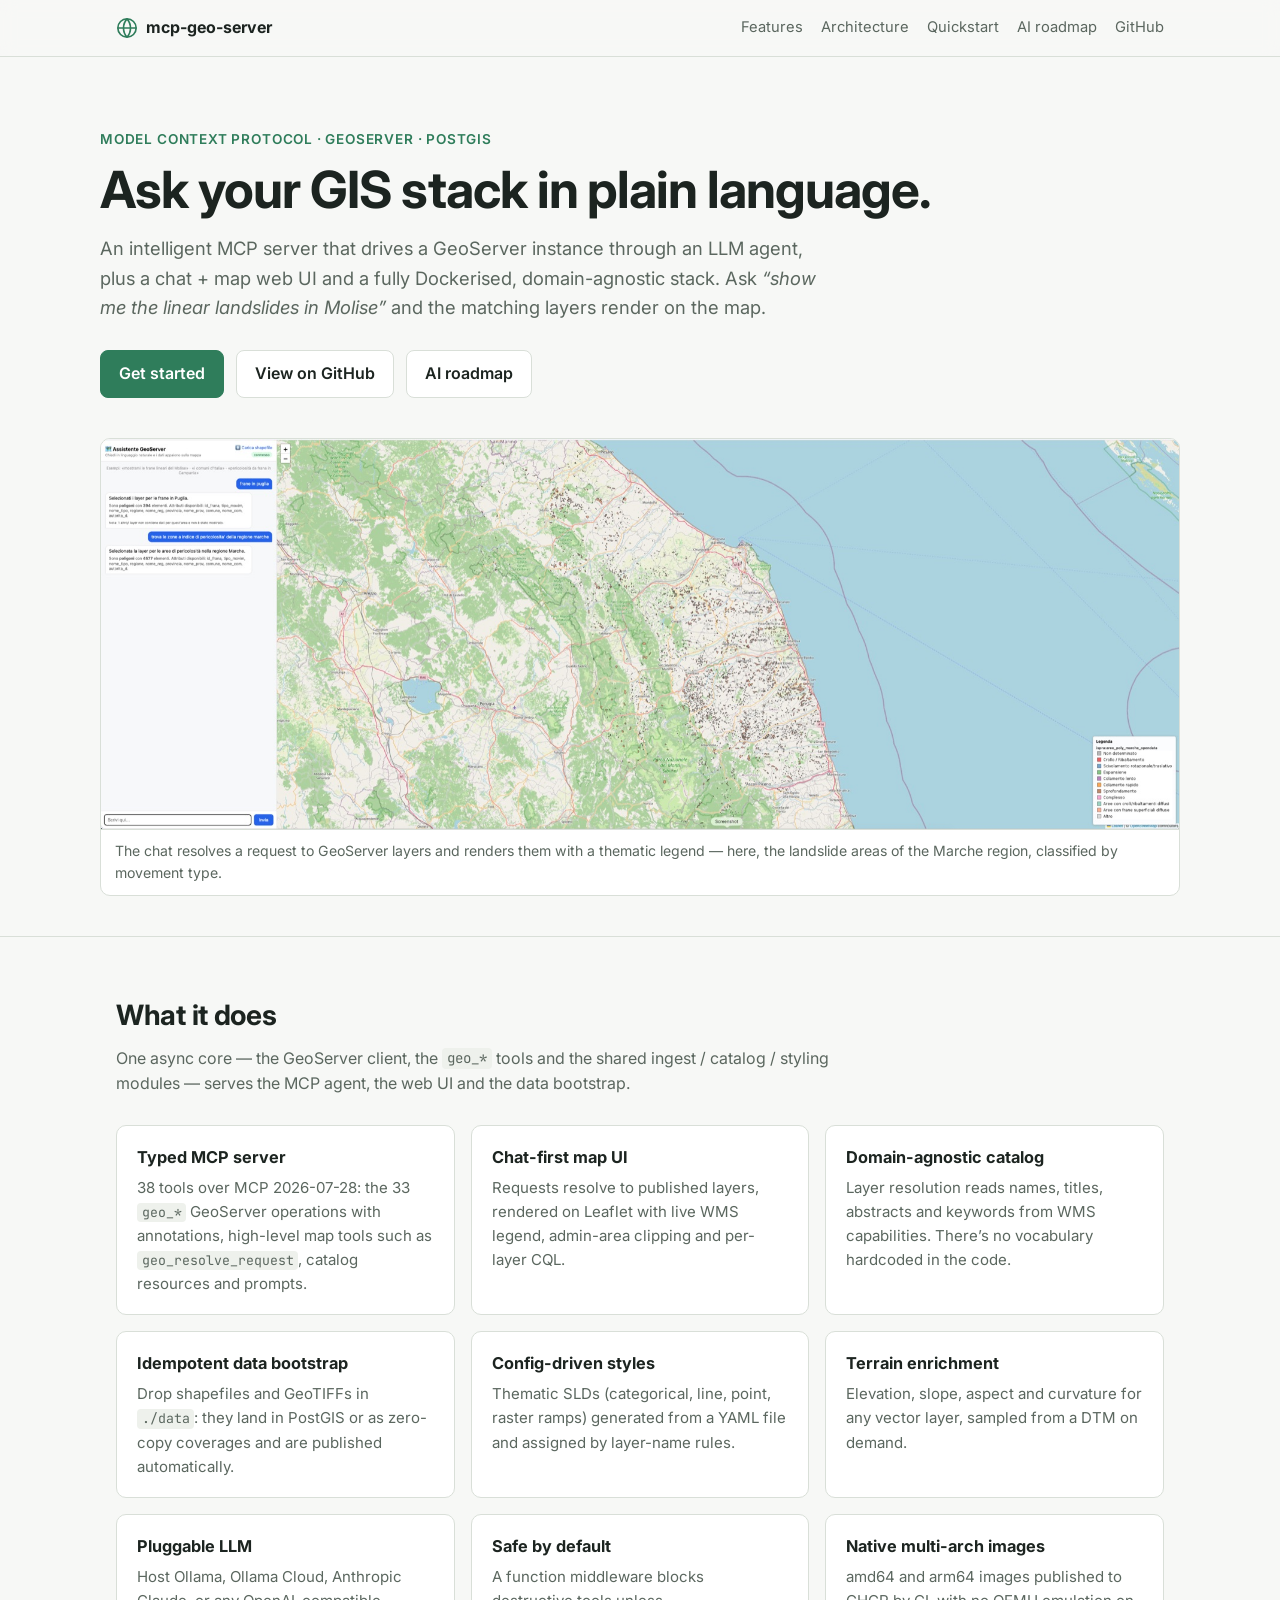
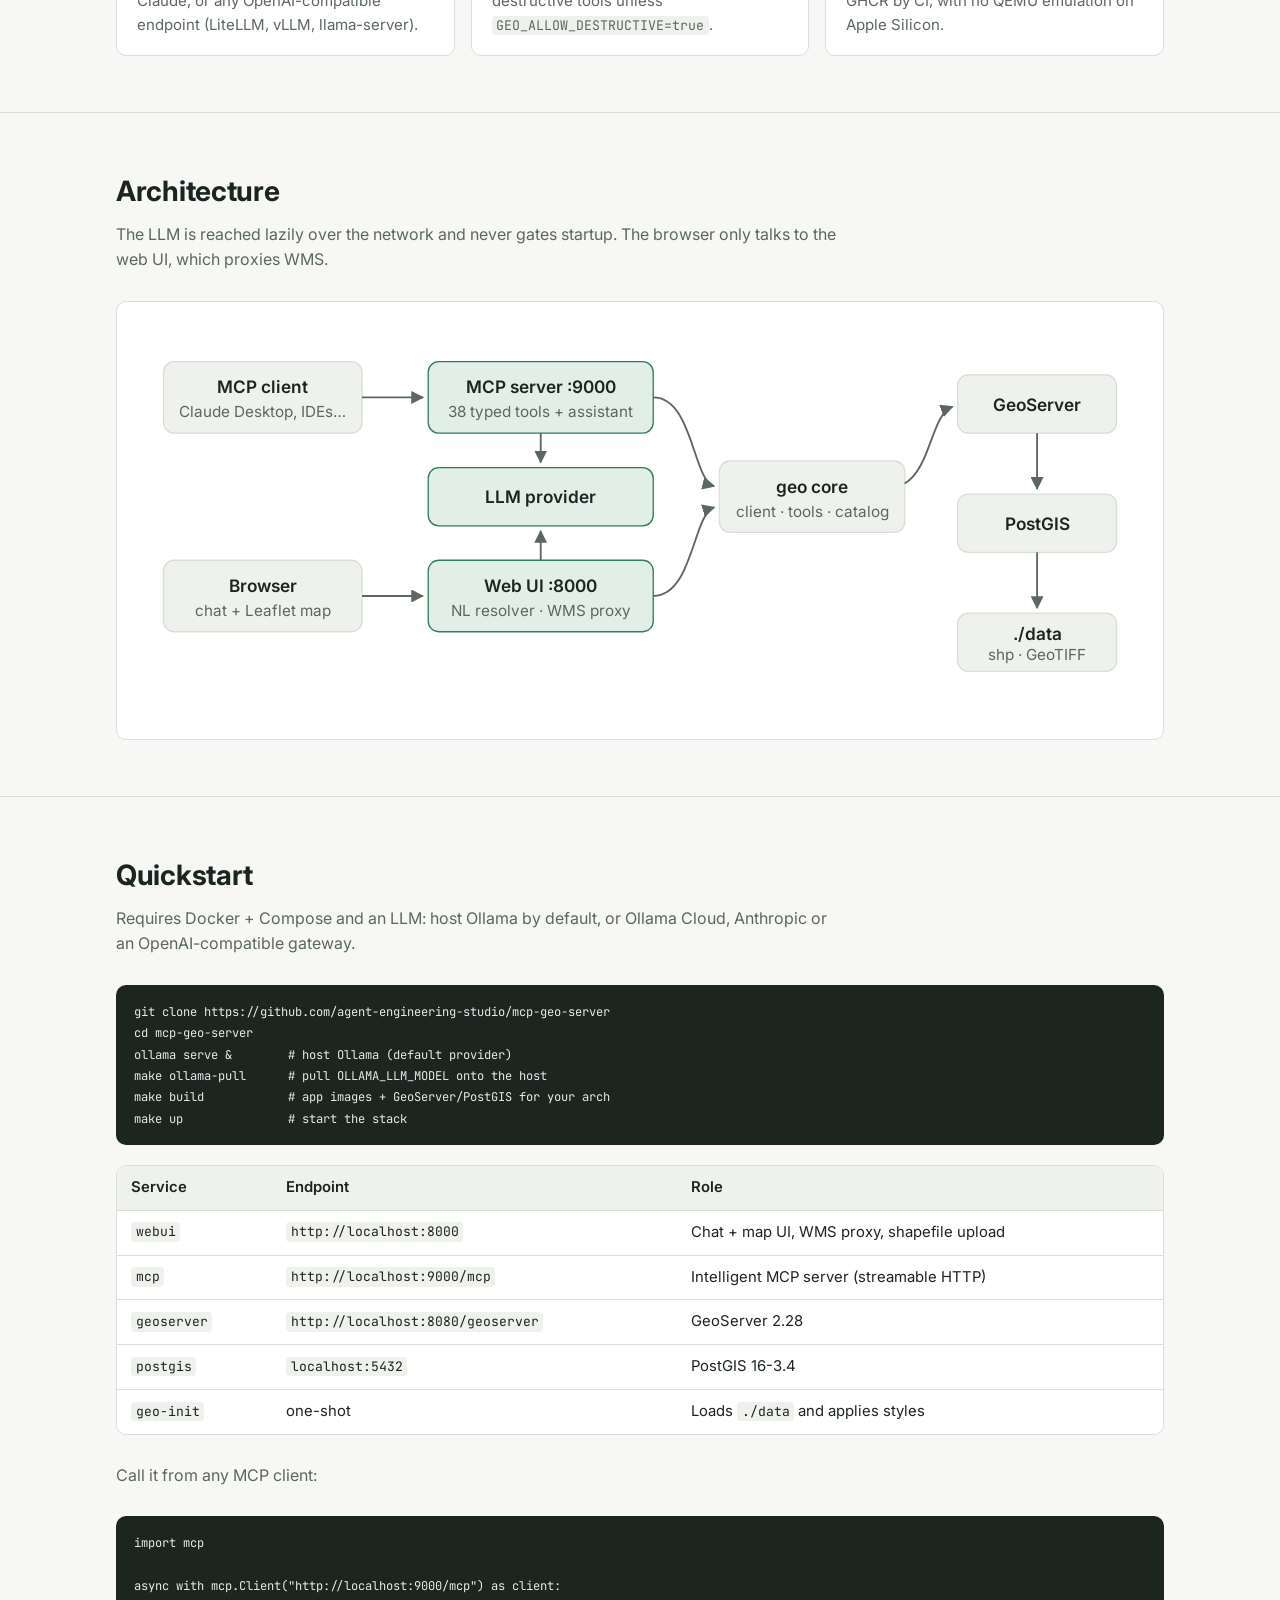
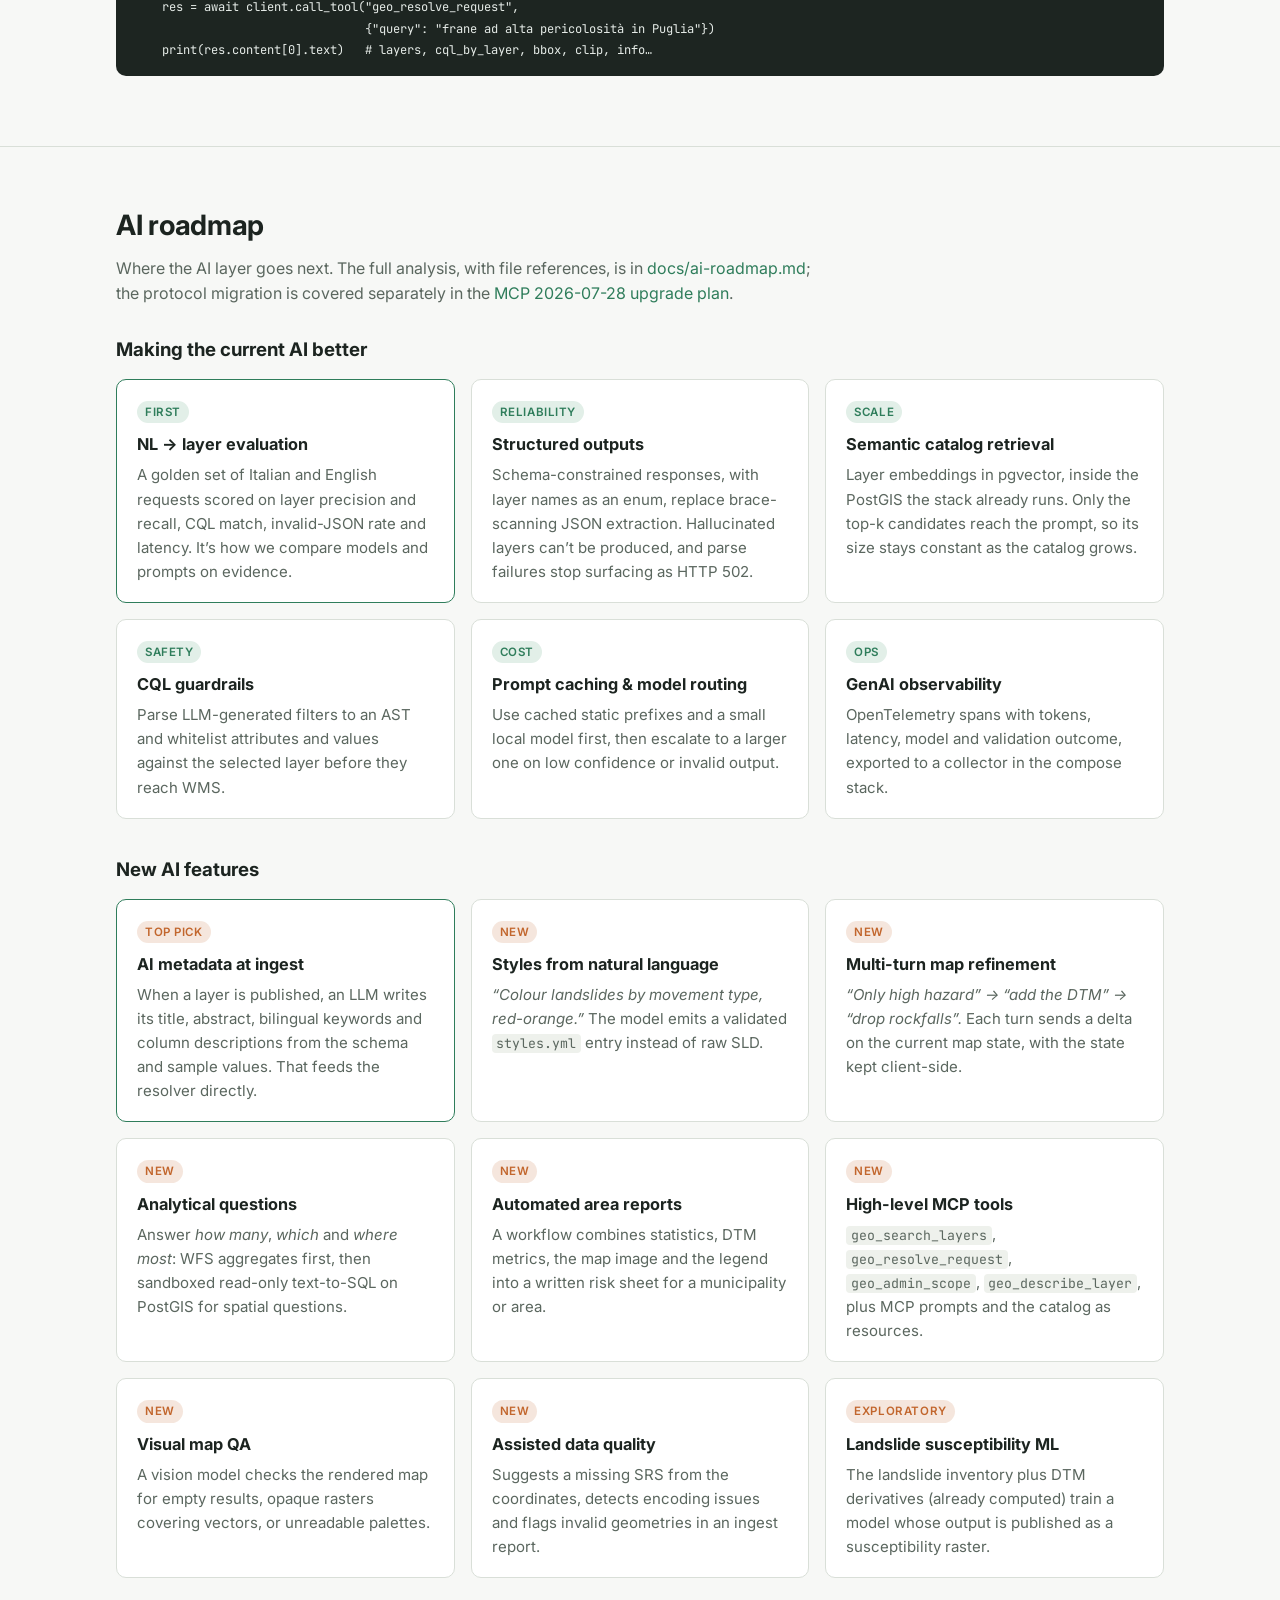
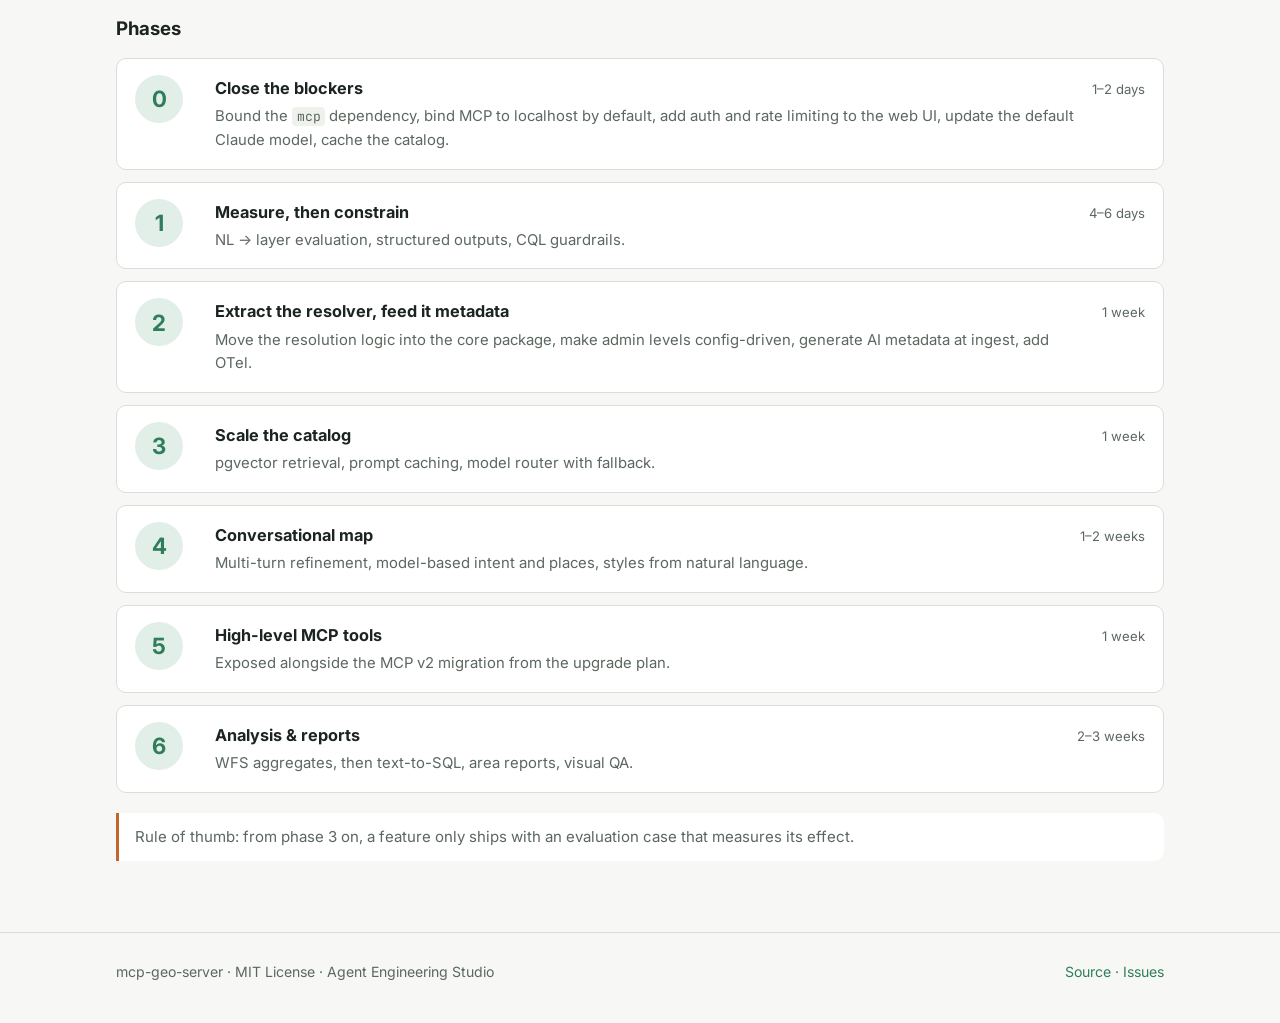
<file: site/index.html>
<!doctype html>
<html lang="en">
<head>
  <meta charset="utf-8">
  <meta name="viewport" content="width=device-width, initial-scale=1">
  <title>mcp-geo-server</title>
  <meta name="description" content="An intelligent MCP server that drives GeoServer in natural language, with a chat + map web UI and a Dockerised, domain-agnostic GIS stack.">
  <meta property="og:title" content="mcp-geo-server">
  <meta property="og:description" content="Drive GeoServer in natural language over MCP — chat, map, PostGIS, thematic styles.">
  <meta property="og:image" content="assets/screenshot-chat-map.jpg">
  <link rel="icon" href="data:image/svg+xml,%3Csvg xmlns='http://www.w3.org/2000/svg' viewBox='0 0 24 24'%3E%3Ccircle cx='12' cy='12' r='10' fill='%232f7d5b'/%3E%3Cpath d='M2 12h20M12 2a15 15 0 0 1 0 20M12 2a15 15 0 0 0 0 20' stroke='white' stroke-width='1.6' fill='none'/%3E%3C/svg%3E">
  <link rel="preconnect" href="https://fonts.googleapis.com">
  <link rel="preconnect" href="https://fonts.gstatic.com" crossorigin>
  <link href="https://fonts.googleapis.com/css2?family=Inter:wght@400;600;700&family=JetBrains+Mono:wght@400&display=swap" rel="stylesheet">
  <link rel="stylesheet" href="style.css">
</head>
<body>

<header class="top">
  <div class="wrap">
    <a class="brand" href="#">
      <svg width="22" height="22" viewBox="0 0 24 24" fill="none" stroke="currentColor" stroke-width="1.8" aria-hidden="true"><circle cx="12" cy="12" r="10"/><path d="M2 12h20M12 2a15 15 0 0 1 0 20M12 2a15 15 0 0 0 0 20"/></svg>
      mcp-geo-server
    </a>
    <nav class="links">
      <a class="opt" href="#features">Features</a>
      <a class="opt" href="#architecture">Architecture</a>
      <a href="#quickstart">Quickstart</a>
      <a href="#ai-roadmap">AI roadmap</a>
      <a href="https://github.com/agent-engineering-studio/mcp-geo-server">GitHub</a>
    </nav>
  </div>
</header>

<main>
  <div class="wrap hero">
    <div class="eyebrow">Model Context Protocol · GeoServer · PostGIS</div>
    <h1>Ask your GIS stack in plain language.</h1>
    <p class="lead">
      An intelligent MCP server that drives a GeoServer instance through an LLM agent,
      plus a chat + map web UI and a fully Dockerised, domain-agnostic stack.
      Ask <em>“show me the linear landslides in Molise”</em> and the matching layers render on the map.
    </p>
    <div class="cta">
      <a class="btn primary" href="#quickstart">Get started</a>
      <a class="btn" href="https://github.com/agent-engineering-studio/mcp-geo-server">View on GitHub</a>
      <a class="btn" href="#ai-roadmap">AI roadmap</a>
    </div>

    <figure class="shot">
      <img src="assets/screenshot-chat-map.jpg" alt="Chat on the left resolves a natural-language request to GeoServer layers; the map on the right shows landslide areas of the Marche region with a thematic legend." width="1800" height="651">
      <figcaption>The chat resolves a request to GeoServer layers and renders them with a thematic legend — here, the landslide areas of the Marche region, classified by movement type.</figcaption>
    </figure>
  </div>

  <section id="features">
    <div class="wrap">
      <h2>What it does</h2>
      <p class="sub">One async core — the GeoServer client, the <code>geo_*</code> tools and the shared ingest / catalog / styling modules — serves the MCP agent, the web UI and the data bootstrap.</p>
      <div class="grid">
        <div class="card"><h3>Typed MCP server</h3><p>38 tools over MCP 2026-07-28: the 33 <code>geo_*</code> GeoServer operations with annotations, high-level map tools such as <code>geo_resolve_request</code>, catalog resources and prompts.</p></div>
        <div class="card"><h3>Chat-first map UI</h3><p>Requests resolve to published layers, rendered on Leaflet with live WMS legend, admin-area clipping and per-layer CQL.</p></div>
        <div class="card"><h3>Domain-agnostic catalog</h3><p>Layer resolution reads names, titles, abstracts and keywords from WMS capabilities. There’s no vocabulary hardcoded in the code.</p></div>
        <div class="card"><h3>Idempotent data bootstrap</h3><p>Drop shapefiles and GeoTIFFs in <code>./data</code>: they land in PostGIS or as zero-copy coverages and are published automatically.</p></div>
        <div class="card"><h3>Config-driven styles</h3><p>Thematic SLDs (categorical, line, point, raster ramps) generated from a YAML file and assigned by layer-name rules.</p></div>
        <div class="card"><h3>Terrain enrichment</h3><p>Elevation, slope, aspect and curvature for any vector layer, sampled from a DTM on demand.</p></div>
        <div class="card"><h3>Pluggable LLM</h3><p>Host Ollama, Ollama Cloud, Anthropic Claude, or any OpenAI-compatible endpoint (LiteLLM, vLLM, llama-server).</p></div>
        <div class="card"><h3>Safe by default</h3><p>A function middleware blocks destructive tools unless <code>GEO_ALLOW_DESTRUCTIVE=true</code>.</p></div>
        <div class="card"><h3>Native multi-arch images</h3><p>amd64 and arm64 images published to GHCR by CI, with no QEMU emulation on Apple Silicon.</p></div>
      </div>
    </div>
  </section>

  <section id="architecture">
    <div class="wrap">
      <h2>Architecture</h2>
      <p class="sub">The LLM is reached lazily over the network and never gates startup. The browser only talks to the web UI, which proxies WMS.</p>
      <div class="arch">
        <svg viewBox="0 0 760 300" role="img" aria-label="Architecture: MCP clients call the MCP server agent; the browser calls the web UI resolver; both use the shared geo core, which talks to GeoServer, backed by PostGIS and the data directory. Both AI components call the LLM provider.">
          <defs>
            <marker id="arr" viewBox="0 0 10 10" refX="9" refY="5" markerWidth="7" markerHeight="7" orient="auto-start-reverse"><path d="M0 0L10 5L0 10z"/></marker>
          </defs>
          <!-- clients -->
          <rect class="box" x="20" y="30" width="150" height="54" rx="8"/>
          <text class="lbl" x="95" y="54" text-anchor="middle">MCP client</text>
          <text class="sm" x="95" y="72" text-anchor="middle">Claude Desktop, IDEs…</text>
          <rect class="box" x="20" y="180" width="150" height="54" rx="8"/>
          <text class="lbl" x="95" y="204" text-anchor="middle">Browser</text>
          <text class="sm" x="95" y="222" text-anchor="middle">chat + Leaflet map</text>
          <!-- AI layer -->
          <rect class="box ai" x="220" y="30" width="170" height="54" rx="8"/>
          <text class="lbl" x="305" y="54" text-anchor="middle">MCP server :9000</text>
          <text class="sm" x="305" y="72" text-anchor="middle">38 typed tools + assistant</text>
          <rect class="box ai" x="220" y="180" width="170" height="54" rx="8"/>
          <text class="lbl" x="305" y="204" text-anchor="middle">Web UI :8000</text>
          <text class="sm" x="305" y="222" text-anchor="middle">NL resolver · WMS proxy</text>
          <!-- LLM -->
          <rect class="box ai" x="220" y="110" width="170" height="44" rx="8"/>
          <text class="lbl" x="305" y="137" text-anchor="middle">LLM provider</text>
          <!-- core -->
          <rect class="box" x="440" y="105" width="140" height="54" rx="8"/>
          <text class="lbl" x="510" y="129" text-anchor="middle">geo core</text>
          <text class="sm" x="510" y="147" text-anchor="middle">client · tools · catalog</text>
          <!-- backends -->
          <rect class="box" x="620" y="40" width="120" height="44" rx="8"/>
          <text class="lbl" x="680" y="67" text-anchor="middle">GeoServer</text>
          <rect class="box" x="620" y="130" width="120" height="44" rx="8"/>
          <text class="lbl" x="680" y="157" text-anchor="middle">PostGIS</text>
          <rect class="box" x="620" y="220" width="120" height="44" rx="8"/>
          <text class="lbl" x="680" y="240" text-anchor="middle">./data</text>
          <text class="sm" x="680" y="255" text-anchor="middle">shp · GeoTIFF</text>
          <!-- edges -->
          <path class="ln" d="M170 57H216"/>
          <path class="ln" d="M170 207H216"/>
          <path class="ln" d="M305 84V106"/>
          <path class="ln" d="M305 180V158"/>
          <path class="ln" d="M390 57C420 57 420 120 436 124"/>
          <path class="ln" d="M390 207C420 207 420 145 436 140"/>
          <path class="ln" d="M580 122C600 110 600 70 616 64"/>
          <path class="ln" d="M680 84V126"/>
          <path class="ln" d="M680 174V216"/>
        </svg>
      </div>
    </div>
  </section>

  <section id="quickstart">
    <div class="wrap">
      <h2>Quickstart</h2>
      <p class="sub">Requires Docker + Compose and an LLM: host Ollama by default, or Ollama Cloud, Anthropic or an OpenAI-compatible gateway.</p>
<pre><code>git clone https://github.com/agent-engineering-studio/mcp-geo-server
cd mcp-geo-server
ollama serve &amp;        # host Ollama (default provider)
make ollama-pull      # pull OLLAMA_LLM_MODEL onto the host
make build            # app images + GeoServer/PostGIS for your arch
make up               # start the stack</code></pre>
      <div class="table-wrap" style="margin-top:20px">
        <table>
          <thead><tr><th>Service</th><th>Endpoint</th><th>Role</th></tr></thead>
          <tbody>
            <tr><td><code>webui</code></td><td><code>http://localhost:8000</code></td><td>Chat + map UI, WMS proxy, shapefile upload</td></tr>
            <tr><td><code>mcp</code></td><td><code>http://localhost:9000/mcp</code></td><td>Intelligent MCP server (streamable HTTP)</td></tr>
            <tr><td><code>geoserver</code></td><td><code>http://localhost:8080/geoserver</code></td><td>GeoServer 2.28</td></tr>
            <tr><td><code>postgis</code></td><td><code>localhost:5432</code></td><td>PostGIS 16-3.4</td></tr>
            <tr><td><code>geo-init</code></td><td>one-shot</td><td>Loads <code>./data</code> and applies styles</td></tr>
          </tbody>
        </table>
      </div>
      <p class="sub" style="margin-top:28px">Call it from any MCP client:</p>
<pre><code>import mcp

async with mcp.Client("http://localhost:9000/mcp") as client:
    res = await client.call_tool("geo_resolve_request",
                                 {"query": "frane ad alta pericolosità in Puglia"})
    print(res.content[0].text)   # layers, cql_by_layer, bbox, clip, info…</code></pre>
    </div>
  </section>

  <section id="ai-roadmap">
    <div class="wrap">
      <h2>AI roadmap</h2>
      <p class="sub">
        Where the AI layer goes next. The full analysis, with file references, is in
        <a href="https://github.com/agent-engineering-studio/mcp-geo-server/blob/main/docs/ai-roadmap.md">docs/ai-roadmap.md</a>;
        the protocol migration is covered separately in the
        <a href="https://github.com/agent-engineering-studio/mcp-geo-server/blob/main/docs/mcp-2026-07-28-upgrade-plan.md">MCP 2026-07-28 upgrade plan</a>.
      </p>

      <h3 style="margin:8px 0 14px">Making the current AI better</h3>
      <div class="grid">
        <div class="card star"><span class="tag">First</span><h3>NL → layer evaluation</h3><p>A golden set of Italian and English requests scored on layer precision and recall, CQL match, invalid-JSON rate and latency. It’s how we compare models and prompts on evidence.</p></div>
        <div class="card"><span class="tag">Reliability</span><h3>Structured outputs</h3><p>Schema-constrained responses, with layer names as an enum, replace brace-scanning JSON extraction. Hallucinated layers can’t be produced, and parse failures stop surfacing as HTTP 502.</p></div>
        <div class="card"><span class="tag">Scale</span><h3>Semantic catalog retrieval</h3><p>Layer embeddings in pgvector, inside the PostGIS the stack already runs. Only the top-k candidates reach the prompt, so its size stays constant as the catalog grows.</p></div>
        <div class="card"><span class="tag">Safety</span><h3>CQL guardrails</h3><p>Parse LLM-generated filters to an AST and whitelist attributes and values against the selected layer before they reach WMS.</p></div>
        <div class="card"><span class="tag">Cost</span><h3>Prompt caching &amp; model routing</h3><p>Use cached static prefixes and a small local model first, then escalate to a larger one on low confidence or invalid output.</p></div>
        <div class="card"><span class="tag">Ops</span><h3>GenAI observability</h3><p>OpenTelemetry spans with tokens, latency, model and validation outcome, exported to a collector in the compose stack.</p></div>
      </div>

      <h3 style="margin:36px 0 14px">New AI features</h3>
      <div class="grid">
        <div class="card star"><span class="tag new">Top pick</span><h3>AI metadata at ingest</h3><p>When a layer is published, an LLM writes its title, abstract, bilingual keywords and column descriptions from the schema and sample values. That feeds the resolver directly.</p></div>
        <div class="card"><span class="tag new">New</span><h3>Styles from natural language</h3><p><em>“Colour landslides by movement type, red-orange.”</em> The model emits a validated <code>styles.yml</code> entry instead of raw SLD.</p></div>
        <div class="card"><span class="tag new">New</span><h3>Multi-turn map refinement</h3><p><em>“Only high hazard” → “add the DTM” → “drop rockfalls”.</em> Each turn sends a delta on the current map state, with the state kept client-side.</p></div>
        <div class="card"><span class="tag new">New</span><h3>Analytical questions</h3><p>Answer <em>how many</em>, <em>which</em> and <em>where most</em>: WFS aggregates first, then sandboxed read-only text-to-SQL on PostGIS for spatial questions.</p></div>
        <div class="card"><span class="tag new">New</span><h3>Automated area reports</h3><p>A workflow combines statistics, DTM metrics, the map image and the legend into a written risk sheet for a municipality or area.</p></div>
        <div class="card"><span class="tag new">New</span><h3>High-level MCP tools</h3><p><code>geo_search_layers</code>, <code>geo_resolve_request</code>, <code>geo_admin_scope</code>, <code>geo_describe_layer</code>, plus MCP prompts and the catalog as resources.</p></div>
        <div class="card"><span class="tag new">New</span><h3>Visual map QA</h3><p>A vision model checks the rendered map for empty results, opaque rasters covering vectors, or unreadable palettes.</p></div>
        <div class="card"><span class="tag new">New</span><h3>Assisted data quality</h3><p>Suggests a missing SRS from the coordinates, detects encoding issues and flags invalid geometries in an ingest report.</p></div>
        <div class="card"><span class="tag new">Exploratory</span><h3>Landslide susceptibility ML</h3><p>The landslide inventory plus DTM derivatives (already computed) train a model whose output is published as a susceptibility raster.</p></div>
      </div>

      <h3 style="margin:36px 0 14px">Phases</h3>
      <ol class="phases">
        <li class="phase"><span class="num">0</span><div><h3>Close the blockers</h3><p>Bound the <code>mcp</code> dependency, bind MCP to localhost by default, add auth and rate limiting to the web UI, update the default Claude model, cache the catalog.</p></div><span class="est">1–2 days</span></li>
        <li class="phase"><span class="num">1</span><div><h3>Measure, then constrain</h3><p>NL → layer evaluation, structured outputs, CQL guardrails.</p></div><span class="est">4–6 days</span></li>
        <li class="phase"><span class="num">2</span><div><h3>Extract the resolver, feed it metadata</h3><p>Move the resolution logic into the core package, make admin levels config-driven, generate AI metadata at ingest, add OTel.</p></div><span class="est">1 week</span></li>
        <li class="phase"><span class="num">3</span><div><h3>Scale the catalog</h3><p>pgvector retrieval, prompt caching, model router with fallback.</p></div><span class="est">1 week</span></li>
        <li class="phase"><span class="num">4</span><div><h3>Conversational map</h3><p>Multi-turn refinement, model-based intent and places, styles from natural language.</p></div><span class="est">1–2 weeks</span></li>
        <li class="phase"><span class="num">5</span><div><h3>High-level MCP tools</h3><p>Exposed alongside the MCP v2 migration from the upgrade plan.</p></div><span class="est">1 week</span></li>
        <li class="phase"><span class="num">6</span><div><h3>Analysis &amp; reports</h3><p>WFS aggregates, then text-to-SQL, area reports, visual QA.</p></div><span class="est">2–3 weeks</span></li>
      </ol>
      <p class="note">Rule of thumb: from phase 3 on, a feature only ships with an evaluation case that measures its effect.</p>
    </div>
  </section>
</main>

<footer>
  <div class="wrap">
    <span>mcp-geo-server · MIT License · Agent Engineering Studio</span>
    <span><a href="https://github.com/agent-engineering-studio/mcp-geo-server">Source</a> · <a href="https://github.com/agent-engineering-studio/mcp-geo-server/issues">Issues</a></span>
  </div>
</footer>

</body>
</html>
</file>
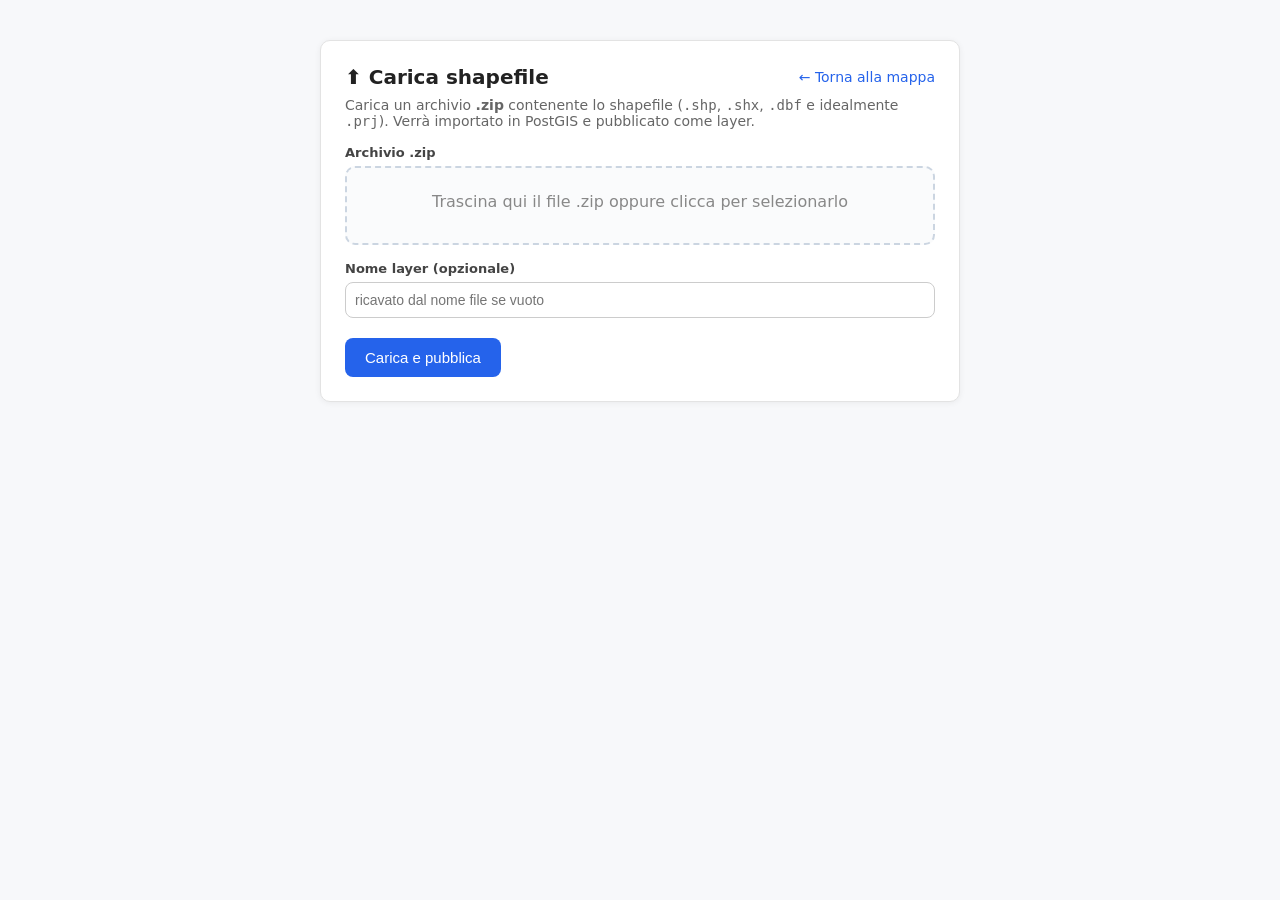
<file: webui/static/upload.html>
<!DOCTYPE html>
<html lang="it">
<head>
  <meta charset="utf-8" />
  <meta name="viewport" content="width=device-width, initial-scale=1.0" />
  <title>mcp-geo-server — carica shapefile</title>
  <style>
    * { box-sizing: border-box; }
    body { margin: 0; font-family: system-ui, sans-serif; background: #f7f8fa; color: #222; }
    .wrap { max-width: 640px; margin: 40px auto; background: #fff; border: 1px solid #e3e3e3;
      border-radius: 10px; padding: 24px; box-shadow: 0 1px 6px rgba(0,0,0,0.06); }
    header { display: flex; align-items: center; justify-content: space-between; margin-bottom: 8px; }
    h1 { font-size: 20px; margin: 0; }
    a.back { font-size: 14px; color: #2563eb; text-decoration: none; }
    p.desc { color: #666; font-size: 14px; margin-top: 4px; }
    label { display: block; font-size: 13px; color: #444; margin-top: 16px; font-weight: 600; }
    input[type=text], input[type=file] { width: 100%; padding: 9px; font-size: 14px;
      border: 1px solid #ccc; border-radius: 8px; margin-top: 6px; }
    .dropzone { margin-top: 6px; border: 2px dashed #cbd5e1; border-radius: 10px; padding: 24px;
      text-align: center; color: #888; background: #fafbfc; }
    .dropzone.drag { border-color: #2563eb; background: #eff4ff; color: #2563eb; }
    button { margin-top: 20px; padding: 11px 20px; border: 0; border-radius: 8px;
      background: #2563eb; color: #fff; font-size: 15px; cursor: pointer; }
    button:disabled { background: #9bb4ef; cursor: default; }
    #out { margin-top: 18px; padding: 12px; border-radius: 8px; font-size: 14px; display: none; }
    #out.ok { background: #dcfce7; color: #166534; }
    #out.bad { background: #fee2e2; color: #991b1b; }
    #out code { background: rgba(0,0,0,0.06); padding: 1px 5px; border-radius: 4px; }
    .filename { margin-top: 8px; font-size: 13px; color: #333; }
  </style>
</head>
<body>
  <div class="wrap">
    <header>
      <h1>⬆️ Carica shapefile</h1>
      <a class="back" href="/">← Torna alla mappa</a>
    </header>
    <p class="desc">Carica un archivio <b>.zip</b> contenente lo shapefile
      (<code>.shp</code>, <code>.shx</code>, <code>.dbf</code> e idealmente
      <code>.prj</code>). Verrà importato in PostGIS e pubblicato come layer.</p>

    <label>Archivio .zip</label>
    <div class="dropzone" id="drop">Trascina qui il file .zip oppure clicca per selezionarlo
      <div class="filename" id="fname"></div>
    </div>
    <input id="file" type="file" accept=".zip" style="display:none" />

    <label>Nome layer (opzionale)</label>
    <input id="name" type="text" placeholder="ricavato dal nome file se vuoto" />

    <button id="btn" onclick="upload()">Carica e pubblica</button>
    <div id="out"></div>
  </div>

  <script>
    const fileEl = document.getElementById("file");
    const drop = document.getElementById("drop");
    const fname = document.getElementById("fname");

    drop.onclick = () => fileEl.click();
    fileEl.onchange = () => { fname.textContent = fileEl.files[0] ? fileEl.files[0].name : ""; };
    ["dragover", "dragenter"].forEach(ev => drop.addEventListener(ev, e => {
      e.preventDefault(); drop.classList.add("drag");
    }));
    ["dragleave", "drop"].forEach(ev => drop.addEventListener(ev, e => {
      e.preventDefault(); drop.classList.remove("drag");
    }));
    drop.addEventListener("drop", e => {
      if (e.dataTransfer.files.length) {
        fileEl.files = e.dataTransfer.files;
        fname.textContent = fileEl.files[0].name;
      }
    });

    async function upload() {
      const out = document.getElementById("out");
      const btn = document.getElementById("btn");
      if (!fileEl.files.length) { out.style.display = "block"; out.className = "bad"; out.textContent = "Seleziona un file .zip"; return; }
      const fd = new FormData();
      fd.append("file", fileEl.files[0]);
      const name = document.getElementById("name").value.trim();
      if (name) fd.append("name", name);
      btn.disabled = true;
      out.style.display = "block"; out.className = ""; out.textContent = "Caricamento in corso (ogr2ogr + pubblicazione)…";
      try {
        const res = await fetch("/api/upload", { method: "POST", body: fd });
        const data = await res.json();
        if (!res.ok) throw new Error(data.detail || "errore");
        out.className = "ok";
        out.innerHTML = `Pubblicato come <code>${data.qualified}</code>.<br>` +
          `Vai alla mappa e chiedi: «mostrami <code>${data.layer}</code>».`;
      } catch (e) {
        out.className = "bad";
        out.textContent = "Errore: " + e.message;
      } finally {
        btn.disabled = false;
      }
    }
  </script>
</body>
</html>
</file>
<file: site/style.css>
:root {
  --bg: #f7f8f6;
  --surface: #ffffff;
  --surface-2: #eef1ec;
  --text: #1c2420;
  --muted: #5b675f;
  --border: #d9dfd8;
  --accent: #2f7d5b;
  --accent-2: #c2662d;
  --accent-soft: #e2efe8;
  --code-bg: #1d2521;
  --code-text: #e6ece8;
  --radius: 10px;
  --max: 1080px;
  color-scheme: light;
}

@media (prefers-color-scheme: dark) {
  :root {
    --bg: #121714;
    --surface: #1a211d;
    --surface-2: #222b26;
    --text: #e3e9e5;
    --muted: #9aa8a0;
    --border: #2f3a34;
    --accent: #5fbf91;
    --accent-2: #e8935a;
    --accent-soft: #1f3329;
    --code-bg: #0c100e;
    --code-text: #dbe4de;
    color-scheme: dark;
  }
}

* { box-sizing: border-box; }

html { scroll-behavior: smooth; }

body {
  margin: 0;
  background: var(--bg);
  color: var(--text);
  font: 16px/1.6 "Inter", system-ui, -apple-system, "Segoe UI", sans-serif;
}

a { color: var(--accent); text-decoration: none; }
a:hover { text-decoration: underline; }

code, pre { font-family: "JetBrains Mono", ui-monospace, SFMono-Regular, Menlo, monospace; }
code { font-size: .88em; background: var(--surface-2); padding: .1em .35em; border-radius: 4px; }

pre {
  background: var(--code-bg);
  color: var(--code-text);
  padding: 16px 18px;
  border-radius: var(--radius);
  overflow-x: auto;
  font-size: .86rem;
  line-height: 1.55;
}
pre code { background: none; padding: 0; color: inherit; }

.wrap { max-width: var(--max); margin: 0 auto; padding: 0 16px; }

/* ---- header ---- */
header.top {
  position: sticky; top: 0; z-index: 10;
  background: color-mix(in srgb, var(--bg) 88%, transparent);
  backdrop-filter: blur(8px);
  border-bottom: 1px solid var(--border);
}
header.top .wrap { display: flex; align-items: center; gap: 24px; height: 56px; }
.brand { font-weight: 700; color: var(--text); display: flex; align-items: center; gap: 8px; }
.brand svg { color: var(--accent); }
nav.links { display: flex; gap: 18px; margin-left: auto; font-size: .92rem; }
nav.links a { color: var(--muted); }
nav.links a:hover { color: var(--text); text-decoration: none; }
@media (max-width: 720px) { nav.links a.opt { display: none; } }

/* ---- hero ---- */
.hero { padding: 72px 0 40px; }
.eyebrow { color: var(--accent); font-weight: 600; font-size: .85rem; letter-spacing: .06em; text-transform: uppercase; }
.hero h1 { font-size: clamp(2rem, 5vw, 3.2rem); line-height: 1.12; margin: 10px 0 16px; letter-spacing: -.02em; }
.hero p.lead { font-size: 1.15rem; color: var(--muted); max-width: 720px; margin: 0 0 28px; }
.cta { display: flex; gap: 12px; flex-wrap: wrap; }
.btn {
  display: inline-block; padding: 10px 18px; border-radius: 8px; font-weight: 600;
  border: 1px solid var(--border); color: var(--text); background: var(--surface);
}
.btn.primary { background: var(--accent); border-color: var(--accent); color: #fff; }
.btn:hover { text-decoration: none; filter: brightness(1.05); }

.shot {
  margin: 40px 0 0; border: 1px solid var(--border); border-radius: var(--radius);
  overflow: hidden; background: var(--surface);
}
.shot img { display: block; width: 100%; height: auto; }
.shot figcaption { padding: 10px 14px; font-size: .88rem; color: var(--muted); border-top: 1px solid var(--border); }

/* ---- sections ---- */
section { padding: 56px 0; border-top: 1px solid var(--border); }
section h2 { font-size: 1.75rem; margin: 0 0 8px; letter-spacing: -.01em; }
section p.sub { color: var(--muted); margin: 0 0 28px; max-width: 720px; }

.grid { display: grid; gap: 16px; grid-template-columns: repeat(auto-fill, minmax(280px, 1fr)); }
.card {
  background: var(--surface); border: 1px solid var(--border); border-radius: var(--radius);
  padding: 18px 20px;
}
.card h3 { margin: 0 0 6px; font-size: 1.02rem; }
.card p { margin: 0; color: var(--muted); font-size: .94rem; }
.card .tag {
  display: inline-block; font-size: .72rem; font-weight: 600; text-transform: uppercase; letter-spacing: .05em;
  padding: 2px 8px; border-radius: 999px; margin-bottom: 8px;
  background: var(--accent-soft); color: var(--accent);
}
.card .tag.new { background: color-mix(in srgb, var(--accent-2) 16%, transparent); color: var(--accent-2); }
.card.star { border-color: var(--accent); }

/* ---- architecture diagram ---- */
.arch { background: var(--surface); border: 1px solid var(--border); border-radius: var(--radius); padding: 20px; overflow-x: auto; }
.arch svg { display: block; min-width: 680px; width: 100%; height: auto; }
.arch .box { fill: var(--surface-2); stroke: var(--border); }
.arch .box.ai { fill: var(--accent-soft); stroke: var(--accent); }
.arch .lbl { fill: var(--text); font: 600 13px Inter, system-ui, sans-serif; }
.arch .sm { fill: var(--muted); font: 11.5px Inter, system-ui, sans-serif; }
.arch .ln { stroke: var(--muted); stroke-width: 1.4; fill: none; marker-end: url(#arr); }
.arch #arr path { fill: var(--muted); }

/* ---- tables ---- */
.table-wrap { overflow-x: auto; border: 1px solid var(--border); border-radius: var(--radius); }
table { border-collapse: collapse; width: 100%; font-size: .93rem; background: var(--surface); }
th, td { text-align: left; padding: 10px 14px; border-bottom: 1px solid var(--border); vertical-align: top; }
th { background: var(--surface-2); font-weight: 600; }
tr:last-child td { border-bottom: none; }

/* ---- roadmap timeline ---- */
.phases { list-style: none; padding: 0; margin: 0; display: grid; gap: 12px; }
.phase {
  display: grid; grid-template-columns: 64px 1fr auto; gap: 16px; align-items: start;
  background: var(--surface); border: 1px solid var(--border); border-radius: var(--radius); padding: 16px 18px;
}
.phase .num {
  font-weight: 700; font-size: 1.4rem; color: var(--accent);
  width: 48px; height: 48px; border-radius: 50%; display: grid; place-items: center;
  background: var(--accent-soft);
}
.phase h3 { margin: 0 0 4px; font-size: 1.02rem; }
.phase p { margin: 0; color: var(--muted); font-size: .93rem; }
.phase .est { font-size: .82rem; color: var(--muted); white-space: nowrap; padding-top: 4px; }
@media (max-width: 600px) {
  .phase { grid-template-columns: 1fr; }
  .phase .est { padding-top: 0; }
}

.note {
  border-left: 3px solid var(--accent-2); background: var(--surface); padding: 12px 16px;
  border-radius: 0 var(--radius) var(--radius) 0; color: var(--muted); font-size: .94rem; margin-top: 20px;
}

footer { border-top: 1px solid var(--border); padding: 28px 0 40px; color: var(--muted); font-size: .88rem; }
footer .wrap { display: flex; flex-wrap: wrap; gap: 12px 24px; justify-content: space-between; }
</file>
